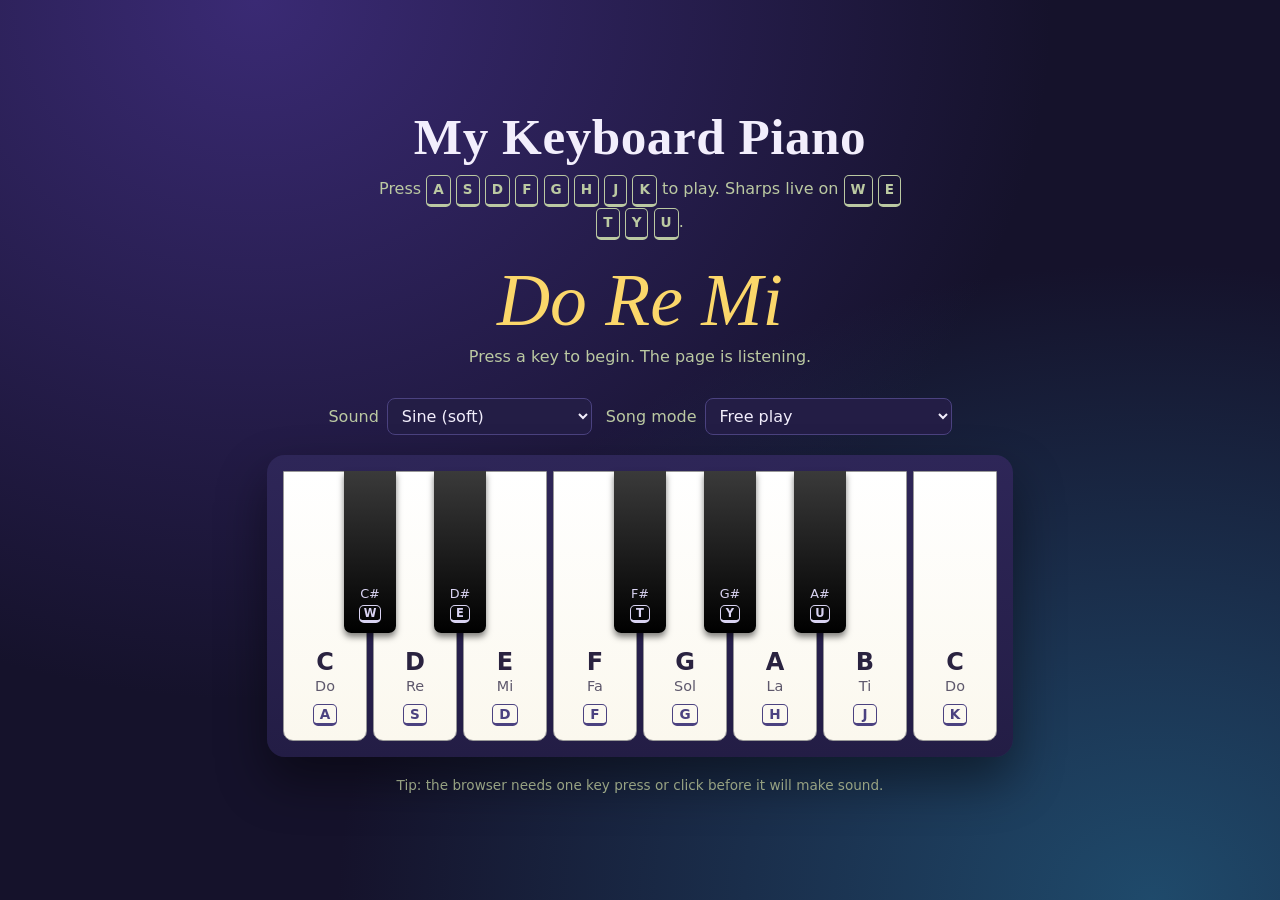
<file: index.html>
<!DOCTYPE html>
<html lang="en">
<head>
  <meta charset="UTF-8">
  <meta name="viewport" content="width=device-width, initial-scale=1">
  <title>My Keyboard Piano_Aladdin</title>

  <!-- Step 1: the stylesheet is linked in the <head> -->
  <link rel="stylesheet" href="style.css">
</head>
<body>

  <main class="stage">

    <header class="intro">
      <h1>My Keyboard Piano</h1>
      <p class="subtitle">
        Press <kbd>A</kbd> <kbd>S</kbd> <kbd>D</kbd> <kbd>F</kbd>
        <kbd>G</kbd> <kbd>H</kbd> <kbd>J</kbd> <kbd>K</kbd> to play.
        Sharps live on <kbd>W</kbd> <kbd>E</kbd> <kbd>T</kbd> <kbd>Y</kbd> <kbd>U</kbd>.
      </p>
    </header>

    <!-- Bonus: "Show last note" display (updated by script.js) -->
    <section class="display" aria-live="polite">
      <div id="last-note" class="last-note">Do&nbsp;Re&nbsp;Mi</div>
      <p id="status" class="status">Press a key to begin. The page is listening.</p>
    </section>

    <!-- Bonus: sound selector + song mode -->
    <section class="controls">
      <label class="control">
        Sound
        <select id="wave-select">
          <option value="sine">Sine (soft)</option>
          <option value="triangle">Triangle (flute)</option>
          <option value="square">Square (retro game)</option>
          <option value="sawtooth">Sawtooth (buzzy)</option>
        </select>
      </label>

      <label class="control">
        Song mode
        <select id="song-select">
          <option value="">Free play</option>
          <option value="twinkle">Twinkle Twinkle Little Star</option>
          <option value="mary">Mary Had a Little Lamb</option>
          <option value="ode">Ode to Joy</option>
        </select>
      </label>
    </section>

    <!-- Bonus: song letters appear here when a song is chosen -->
    <div id="song-sheet" class="song-sheet" hidden></div>

    <!--
      Step 2: one .piano box holds 8 .key boxes.
      Each key remembers its letter in a data-key attribute.
      --hue gives every key its own glow colour when it is active.
    -->
    <div class="piano" id="piano">

      <div class="key" data-key="a" style="--hue: 350">
        <span class="note-name">C</span>
        <span class="solfege">Do</span>
        <kbd>A</kbd>
      </div>
      <div class="key" data-key="s" style="--hue: 22">
        <span class="note-name">D</span>
        <span class="solfege">Re</span>
        <kbd>S</kbd>
      </div>
      <div class="key" data-key="d" style="--hue: 45">
        <span class="note-name">E</span>
        <span class="solfege">Mi</span>
        <kbd>D</kbd>
      </div>
      <div class="key" data-key="f" style="--hue: 130">
        <span class="note-name">F</span>
        <span class="solfege">Fa</span>
        <kbd>F</kbd>
      </div>
      <div class="key" data-key="g" style="--hue: 172">
        <span class="note-name">G</span>
        <span class="solfege">Sol</span>
        <kbd>G</kbd>
      </div>
      <div class="key" data-key="h" style="--hue: 205">
        <span class="note-name">A</span>
        <span class="solfege">La</span>
        <kbd>H</kbd>
      </div>
      <div class="key" data-key="j" style="--hue: 255">
        <span class="note-name">B</span>
        <span class="solfege">Ti</span>
        <kbd>J</kbd>
      </div>
      <div class="key" data-key="k" style="--hue: 300">
        <span class="note-name">C</span>
        <span class="solfege">Do</span>
        <kbd>K</kbd>
      </div>

      <!-- Bonus: black keys. --i says which gap between white keys they sit on. -->
      <div class="black-key" data-key="w" style="--i: 0; --hue: 8">
        <span>C#</span><kbd>W</kbd>
      </div>
      <div class="black-key" data-key="e" style="--i: 1; --hue: 35">
        <span>D#</span><kbd>E</kbd>
      </div>
      <div class="black-key" data-key="t" style="--i: 3; --hue: 150">
        <span>F#</span><kbd>T</kbd>
      </div>
      <div class="black-key" data-key="y" style="--i: 4; --hue: 190">
        <span>G#</span><kbd>Y</kbd>
      </div>
      <div class="black-key" data-key="u" style="--i: 5; --hue: 280">
        <span>A#</span><kbd>U</kbd>
      </div>

    </div>

    <p class="footnote">Tip: the browser needs one key press or click before it will make sound.</p>
  </main>

  <!-- Step 1: the script is linked at the bottom of the <body>,
       so all the keys exist before JavaScript looks for them. -->
  <script src="script.js"></script>
</body>
</html>
</file>
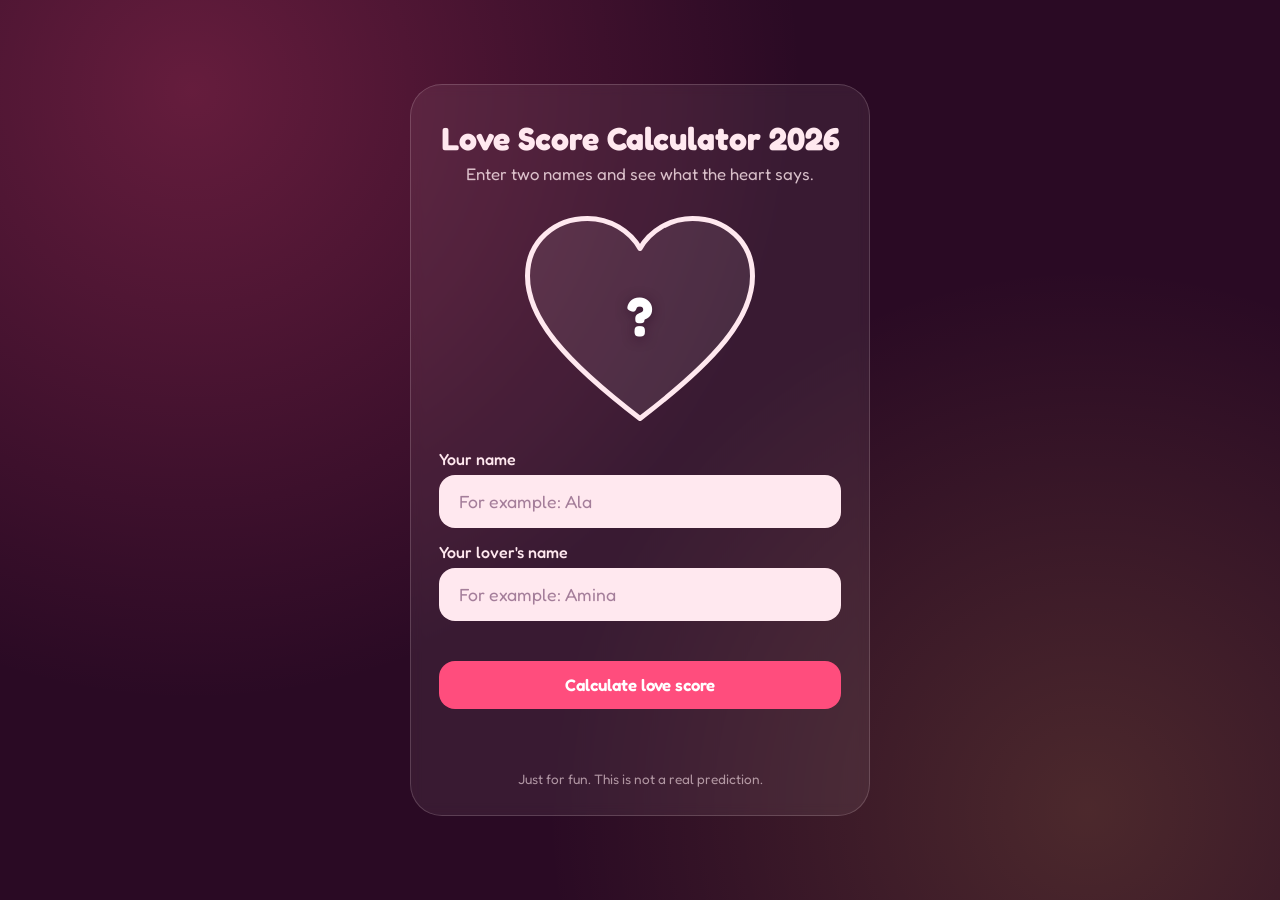
<file: Aladdin's love-calculator (1).html>
<!DOCTYPE html>
<html lang="en">
<head>
  <meta charset="UTF-8">
  <meta name="viewport" content="width=device-width, initial-scale=1">
  <title>Love Score Calculator</title>

  <!-- Optional font. If you are offline, the page falls back to a system font. -->
  <link rel="preconnect" href="https://fonts.googleapis.com">
  <link rel="preconnect" href="https://fonts.gstatic.com" crossorigin>
  <link href="https://fonts.googleapis.com/css2?family=Fredoka:wght@400;500;600;700&display=swap" rel="stylesheet">

  <style>
    :root {
      --wine: #2a0a24;
      --coral: #ff4d7d;
      --blush: #ffe8ef;
      --gold: #ffc857;
    }

    * { box-sizing: border-box; }

    [hidden] { display: none !important; }

    body {
      margin: 0;
      min-height: 100vh;
      display: grid;
      place-items: center;
      padding: 24px;
      font-family: "Fredoka", system-ui, -apple-system, "Segoe UI", sans-serif;
      color: var(--blush);
      background:
        radial-gradient(circle at 15% 10%, rgba(255, 77, 125, 0.28), transparent 45%),
        radial-gradient(circle at 85% 90%, rgba(255, 200, 87, 0.16), transparent 40%),
        var(--wine);
    }

    .card {
      width: 100%;
      max-width: 460px;
      padding: 36px 28px 28px;
      text-align: center;
      border-radius: 32px;
      background: rgba(255, 232, 239, 0.07);
      border: 1px solid rgba(255, 232, 239, 0.18);
      backdrop-filter: blur(6px);
    }

    h1 {
      margin: 0 0 6px;
      font-size: 2rem;
      font-weight: 700;
      line-height: 1.15;
    }

    .subtitle {
      margin: 0 0 22px;
      font-size: 1.05rem;
      color: rgba(255, 232, 239, 0.8);
    }

    /* ---------- The heart ---------- */
    .heart-wrap {
      position: relative;
      width: 250px;
      height: 225px;
      margin: 0 auto 18px;
    }

    .heart-wrap svg { width: 100%; height: 100%; overflow: visible; }

    .heart-wrap.idle svg     { animation: beat 1.6s ease-in-out infinite; }
    .heart-wrap.thinking svg { animation: beat 0.7s ease-in-out infinite; }

    @keyframes beat {
      0%, 100% { transform: scale(1); }
      15%      { transform: scale(1.06); }
      30%      { transform: scale(1); }
      45%      { transform: scale(1.04); }
    }

    .wave { animation: drift 2.2s linear infinite; }

    @keyframes drift {
      from { transform: translateX(0); }
      to   { transform: translateX(-100px); }
    }

    .score {
      position: absolute;
      inset: 0 0 auto 0;
      top: 34%;
      font-size: 3.4rem;
      font-weight: 700;
      color: #fff;
      text-shadow: 0 2px 12px rgba(42, 10, 36, 0.55);
      pointer-events: none;
    }

    /* ---------- Form ---------- */
    .field { margin-bottom: 14px; text-align: left; }

    label {
      display: block;
      margin-bottom: 6px;
      font-weight: 500;
    }

    input[type="text"] {
      width: 100%;
      padding: 14px 18px;
      font: inherit;
      font-size: 1.1rem;
      color: var(--wine);
      background: var(--blush);
      border: 2px solid transparent;
      border-radius: 16px;
    }

    input[type="text"]::placeholder { color: rgba(74, 20, 69, 0.5); }
    input[type="text"][aria-invalid="true"] { border-color: var(--gold); }
    input[type="text"]:disabled { opacity: 0.65; }

    .error {
      min-height: 1.4em;
      margin: 0 0 4px;
      text-align: left;
      font-size: 0.95rem;
      color: var(--gold);
    }

    button {
      width: 100%;
      padding: 14px 18px;
      font: inherit;
      font-size: 1.05rem;
      font-weight: 600;
      color: #fff;
      background: var(--coral);
      border: 0;
      border-radius: 16px;
      cursor: pointer;
      transition: transform 0.15s ease, background 0.15s ease;
    }

    button:hover:not(:disabled) { background: #ff6a93; transform: translateY(-2px); }
    button:active:not(:disabled) { transform: translateY(0); }
    button:disabled { opacity: 0.6; cursor: wait; }

    .secondary {
      background: transparent;
      border: 2px solid rgba(255, 232, 239, 0.4);
    }

    .secondary:hover:not(:disabled) { background: rgba(255, 232, 239, 0.12); }

    input:focus-visible,
    button:focus-visible {
      outline: 3px solid var(--gold);
      outline-offset: 3px;
    }

    /* ---------- Analyzing status ---------- */
    .status {
      min-height: 1.5em;
      margin: 16px 0 0;
      font-weight: 500;
      color: var(--gold);
    }

    /* ---------- Result ---------- */
    .result { margin-top: 18px; }

    .result-title {
      margin: 0 0 2px;
      font-size: 1.3rem;
      font-weight: 700;
      overflow-wrap: anywhere;
    }

    .result-tag {
      margin: 0 0 10px;
      font-weight: 600;
      color: var(--gold);
    }

    .result-reading {
      margin: 0;
      color: rgba(255, 232, 239, 0.88);
      line-height: 1.5;
    }

    .breakdown {
      display: grid;
      gap: 10px;
      margin-top: 20px;
      text-align: left;
    }

    .row {
      display: grid;
      grid-template-columns: 112px 1fr 46px;
      align-items: center;
      gap: 10px;
    }

    .track {
      height: 10px;
      overflow: hidden;
      border-radius: 99px;
      background: rgba(255, 232, 239, 0.15);
    }

    .fill {
      height: 100%;
      width: 0;
      border-radius: 99px;
      background: linear-gradient(90deg, #ff8fab, #ff2e63);
      transition: width 1s ease-out;
    }

    .value { text-align: right; font-weight: 600; }

    .actions {
      display: grid;
      grid-template-columns: 1fr 1fr;
      gap: 10px;
      margin-top: 20px;
    }

    .copy-status {
      min-height: 1.3em;
      margin: 8px 0 0;
      font-size: 0.9rem;
      color: var(--gold);
    }

    /* ---------- History ---------- */
    .history {
      margin-top: 18px;
      padding-top: 14px;
      text-align: left;
      border-top: 1px solid rgba(255, 232, 239, 0.18);
    }

    .history h2 {
      margin: 0 0 8px;
      font-size: 1rem;
      font-weight: 600;
    }

    .history ul { margin: 0; padding: 0; list-style: none; }

    .history li {
      display: flex;
      justify-content: space-between;
      gap: 12px;
      padding: 4px 0;
      color: rgba(255, 232, 239, 0.85);
    }

    .history .name { overflow-wrap: anywhere; }
    .history .pct  { font-weight: 600; }

    .note {
      margin: 22px 0 0;
      font-size: 0.85rem;
      color: rgba(255, 232, 239, 0.6);
    }

    /* ---------- Floating hearts for high scores ---------- */
    .confetti {
      position: fixed;
      bottom: -40px;
      z-index: 10;
      pointer-events: none;
      animation: rise linear forwards;
    }

    @keyframes rise {
      to { transform: translateY(-110vh) rotate(25deg); opacity: 0; }
    }

    @media (max-width: 380px) {
      .row { grid-template-columns: 96px 1fr 44px; }
    }

    @media (prefers-reduced-motion: reduce) {
      .heart-wrap.idle svg, .heart-wrap.thinking svg, .wave { animation: none; }
      .confetti { display: none; }
      button, .fill { transition: none; }
    }
  </style>
</head>

<body>
  <main class="card">
    <h1>Love Score Calculator 2026</h1>
    <p class="subtitle">Enter two names and see what the heart says.</p>

    <div class="heart-wrap idle" id="heartWrap">
      <svg viewBox="0 0 100 90" role="img" aria-label="Heart that fills up with your love score">
        <defs>
          <clipPath id="heartClip">
            <path d="M50 85 C20 62 5 45 5 28 C5 14 16 5 29 5 C38 5 46 10 50 17 C54 10 62 5 71 5 C84 5 95 14 95 28 C95 45 80 62 50 85 Z"/>
          </clipPath>
          <linearGradient id="liquid" x1="0" y1="0" x2="0" y2="1">
            <stop offset="0" stop-color="#ff8fab"/>
            <stop offset="1" stop-color="#ff2e63"/>
          </linearGradient>
        </defs>

        <!-- empty heart -->
        <path d="M50 85 C20 62 5 45 5 28 C5 14 16 5 29 5 C38 5 46 10 50 17 C54 10 62 5 71 5 C84 5 95 14 95 28 C95 45 80 62 50 85 Z"
              fill="rgba(255,255,255,0.08)"/>

        <!-- liquid that rises with the score -->
        <g clip-path="url(#heartClip)">
          <g id="liquidLevel" transform="translate(0 90)">
            <g class="wave">
              <path d="M-100 0 Q-75 -5 -50 0 T0 0 T50 0 T100 0 T150 0 T200 0 V100 H-100 Z" fill="url(#liquid)"/>
            </g>
          </g>
        </g>

        <!-- outline -->
        <path d="M50 85 C20 62 5 45 5 28 C5 14 16 5 29 5 C38 5 46 10 50 17 C54 10 62 5 71 5 C84 5 95 14 95 28 C95 45 80 62 50 85 Z"
              fill="none" stroke="#ffe8ef" stroke-width="2" stroke-linejoin="round"/>
      </svg>
      <div class="score" id="score" aria-hidden="true">?</div>
    </div>

    <form id="loveForm" novalidate>
      <div class="field">
        <label for="yourName">Your name</label>
        <input type="text" id="yourName" maxlength="30" placeholder="For example: Ala" autocomplete="off">
      </div>

      <div class="field">
        <label for="loverName">Your lover's name</label>
        <input type="text" id="loverName" maxlength="30" placeholder="For example: Amina" autocomplete="off">
      </div>

      <p class="error" id="error" role="alert"></p>
      <button type="submit" id="calcBtn">Calculate love score</button>
    </form>

    <p class="status" id="status" aria-live="polite"></p>

    <section class="result" id="result" aria-live="polite" hidden>
      <p class="result-title" id="resultTitle"></p>
      <p class="result-tag" id="resultTag"></p>
      <p class="result-reading" id="resultReading"></p>

      <div class="breakdown" id="breakdown"></div>

      <div class="actions">
        <button type="button" class="secondary" id="shareBtn">Copy result</button>
        <button type="button" class="secondary" id="anotherBtn">Try another name</button>
      </div>
      <p class="copy-status" id="copyStatus" aria-live="polite"></p>
    </section>

    <section class="history" id="history" hidden>
      <h2>Your tries</h2>
      <ul id="historyList"></ul>
    </section>

    <p class="note">Just for fun. This is not a real prediction.</p>
  </main>

  <script>
    const form        = document.getElementById("loveForm");
    const yourInput   = document.getElementById("yourName");
    const loverInput  = document.getElementById("loverName");
    const errorBox    = document.getElementById("error");
    const calcBtn     = document.getElementById("calcBtn");
    const heartWrap   = document.getElementById("heartWrap");
    const scoreText   = document.getElementById("score");
    const liquid      = document.getElementById("liquidLevel");
    const statusBox   = document.getElementById("status");
    const resultBox   = document.getElementById("result");
    const resultTitle = document.getElementById("resultTitle");
    const resultTag   = document.getElementById("resultTag");
    const resultRead  = document.getElementById("resultReading");
    const breakdownEl = document.getElementById("breakdown");
    const shareBtn    = document.getElementById("shareBtn");
    const anotherBtn  = document.getElementById("anotherBtn");
    const copyStatus  = document.getElementById("copyStatus");
    const historyBox  = document.getElementById("history");
    const historyList = document.getElementById("historyList");

    const reduceMotion = window.matchMedia("(prefers-reduced-motion: reduce)").matches;
    const sleep = (ms) => new Promise((resolve) => setTimeout(resolve, reduceMotion ? 0 : ms));

    const CATEGORIES = [
      { key: "trust",    label: "Trust",         tip: "Your strongest link is trust, so be open with each other this week." },
      { key: "romance",  label: "Romance",       tip: "Your strongest link is romance, so plan something special together." },
      { key: "fun",      label: "Fun together",  tip: "Your strongest link is fun, so keep making time to laugh together." },
      { key: "longterm", label: "Long-term",     tip: "Your strongest link is the long term, so talk about what you both want ahead." }
    ];

    const ANALYZING = [
      "Comparing the names...",
      "Reading the stars...",
      "Measuring the chemistry..."
    ];

    let lastResult = null;
    let history = [];

    /* ---------- Score logic ---------- */

    // Turns text into a number. The same text always gives the same number.
    function fnv(text) {
      let h = 0x811c9dc5;
      for (let i = 0; i < text.length; i++) {
        h ^= text.charCodeAt(i);
        h = Math.imul(h, 0x01000193) >>> 0;
      }
      return h >>> 0;
    }

    // "  Amina  " and "amina" count as the same name.
    function normalize(text) {
      return text
        .normalize("NFD")
        .replace(/[\u0300-\u036f]/g, "")
        .toLowerCase()
        .replace(/\s+/g, " ")
        .trim();
    }

    function tidy(text) {
      return text.trim().replace(/\s+/g, " ");
    }

    function calculate(nameA, nameB) {
      // Sorting means "Daniel + Amina" and "Amina + Daniel" give the same score.
      const pair = [normalize(nameA), normalize(nameB)].sort().join("|");

      const score = 30 + (fnv(pair) % 71);                 // 30 to 100

      const parts = CATEGORIES.map((cat) => {
        const offset = (fnv(pair + "#" + cat.key) % 21) - 10;   // -10 to +10
        const value = Math.max(15, Math.min(100, score + offset));
        return { key: cat.key, label: cat.label, tip: cat.tip, value: value };
      });

      let best = parts[0];
      parts.forEach((p) => { if (p.value > best.value) best = p; });

      return { score: score, parts: parts, best: best };
    }

    function tagFor(score) {
      if (score >= 90) return "Soulmate level";
      if (score >= 75) return "Very strong match";
      if (score >= 50) return "Good spark";
      return "A slow burn";
    }

    function readingFor(nameA, nameB, result) {
      let intro;
      if (result.score >= 90)      intro = nameA + " and " + nameB + " make a rare pair.";
      else if (result.score >= 75) intro = nameA + " and " + nameB + " bring out the best in each other.";
      else if (result.score >= 50) intro = nameA + " and " + nameB + " have a real spark.";
      else                         intro = nameA + " and " + nameB + " are a slow burn, and those can last.";
      return intro + " " + result.best.tip;
    }

    /* ---------- Heart animation ---------- */

    // The heart's inside runs from y = 85 (bottom tip) to y = 5 (top).
    function setLevel(percent) {
      const y = 85 - (percent / 100) * 80;
      liquid.setAttribute("transform", "translate(0 " + y + ")");
    }

    function animateTo(score) {
      return new Promise((resolve) => {
        if (reduceMotion) {
          setLevel(score);
          scoreText.textContent = score + "%";
          resolve();
          return;
        }

        const duration = 2200;
        const start = performance.now();

        function frame(now) {
          const t = Math.min((now - start) / duration, 1);
          const eased = 1 - Math.pow(1 - t, 3);          // slows down near the end
          setLevel(eased * score);
          scoreText.textContent = Math.round(eased * score) + "%";

          if (t < 1) requestAnimationFrame(frame);
          else resolve();
        }
        requestAnimationFrame(frame);
      });
    }

    function launchHearts() {
      if (reduceMotion) return;
      const symbols = ["♥", "❤", "💖"];
      for (let i = 0; i < 26; i++) {
        const heart = document.createElement("span");
        heart.className = "confetti";
        heart.textContent = symbols[i % symbols.length];
        heart.style.left = Math.random() * 100 + "vw";
        heart.style.fontSize = 18 + Math.random() * 26 + "px";
        heart.style.color = i % 3 === 0 ? "#ffc857" : "#ff4d7d";
        heart.style.animationDuration = 2.4 + Math.random() * 2 + "s";
        heart.style.animationDelay = Math.random() * 0.8 + "s";
        document.body.appendChild(heart);
        setTimeout(() => heart.remove(), 5500);
      }
    }

    /* ---------- Showing results ---------- */

    function renderBreakdown(parts) {
      breakdownEl.textContent = "";
      const fills = [];

      parts.forEach((p) => {
        const row = document.createElement("div");
        row.className = "row";

        const label = document.createElement("span");
        label.textContent = p.label;

        const track = document.createElement("div");
        track.className = "track";
        const fill = document.createElement("div");
        fill.className = "fill";
        track.appendChild(fill);

        const value = document.createElement("span");
        value.className = "value";
        value.textContent = p.value + "%";

        row.append(label, track, value);
        breakdownEl.appendChild(row);
        fills.push({ el: fill, value: p.value });
      });

      void breakdownEl.offsetWidth;                       // lets the bars start from 0
      fills.forEach((f) => { f.el.style.width = f.value + "%"; });
    }

    function renderHistory() {
      historyList.textContent = "";
      history.forEach((item) => {
        const li = document.createElement("li");
        const name = document.createElement("span");
        name.className = "name";
        name.textContent = item.label;
        const pct = document.createElement("span");
        pct.className = "pct";
        pct.textContent = item.score + "%";
        li.append(name, pct);
        historyList.appendChild(li);
      });
      historyBox.hidden = history.length < 2;
    }

    function showResult(nameA, nameB, result) {
      resultTitle.textContent = nameA + " + " + nameB + " = " + result.score + "%";
      resultTag.textContent = tagFor(result.score);
      resultRead.textContent = readingFor(nameA, nameB, result);
      renderBreakdown(result.parts);
      copyStatus.textContent = "";
      resultBox.hidden = false;

      lastResult = { text: nameA + " + " + nameB + " = " + result.score + "% love score. What is yours?" };

      history.unshift({ label: nameA + " + " + nameB, score: result.score });
      history = history.slice(0, 5);
      renderHistory();
    }

    function setBusy(isBusy) {
      calcBtn.disabled = isBusy;
      yourInput.disabled = isBusy;
      loverInput.disabled = isBusy;
    }

    /* ---------- Events ---------- */

    form.addEventListener("submit", async function (event) {
      event.preventDefault();

      const nameA = tidy(yourInput.value);
      const nameB = tidy(loverInput.value);

      yourInput.removeAttribute("aria-invalid");
      loverInput.removeAttribute("aria-invalid");

      if (nameA === "") {
        errorBox.textContent = "Please enter your name first.";
        yourInput.setAttribute("aria-invalid", "true");
        yourInput.focus();
        return;
      }
      if (nameB === "") {
        errorBox.textContent = "Please enter your lover's name.";
        loverInput.setAttribute("aria-invalid", "true");
        loverInput.focus();
        return;
      }

      errorBox.textContent = "";
      setBusy(true);
      resultBox.hidden = true;
      heartWrap.classList.remove("idle");
      heartWrap.classList.add("thinking");
      setLevel(0);
      scoreText.textContent = "...";

      const result = calculate(nameA, nameB);

      for (const message of ANALYZING) {
        statusBox.textContent = message;
        await sleep(900);
      }
      statusBox.textContent = "";

      heartWrap.classList.remove("thinking");
      await animateTo(result.score);

      showResult(nameA, nameB, result);
      if (result.score >= 75) launchHearts();
      setBusy(false);
    });

    [yourInput, loverInput].forEach((input) => {
      input.addEventListener("input", function () {
        if (input.value.trim() !== "") {
          input.removeAttribute("aria-invalid");
          errorBox.textContent = "";
        }
      });
    });

    anotherBtn.addEventListener("click", function () {
      loverInput.value = "";
      resultBox.hidden = true;
      statusBox.textContent = "";
      setLevel(0);
      scoreText.textContent = "?";
      heartWrap.classList.add("idle");
      loverInput.focus();
    });

    shareBtn.addEventListener("click", async function () {
      if (!lastResult) return;

      let copied = false;
      try {
        await navigator.clipboard.writeText(lastResult.text);
        copied = true;
      } catch (err) {
        // Fallback for browsers that block the clipboard on local files.
        const temp = document.createElement("textarea");
        temp.value = lastResult.text;
        document.body.appendChild(temp);
        temp.select();
        try { copied = document.execCommand("copy"); } catch (e) { copied = false; }
        temp.remove();
      }

      copyStatus.textContent = copied ? "Copied. Paste it to a friend!" : "Could not copy. Please select the result and copy it.";
      setTimeout(() => { copyStatus.textContent = ""; }, 3000);
    });
  </script>
</body>
</html>
</file>
<file: style.css>
/* ==========================================================
   Keyboard Piano: style.css
   Sections: 1 Variables  2 Page  3 Header & display
             4 Controls   5 Piano  6 Active state  7 Extras
   ========================================================== */

/* ---------- 1. Variables (change the look here) ---------- */
:root {
  --key-width: clamp(36px, 9.6vw, 84px);   /* shrinks on small screens */
  --key-height: clamp(170px, 40vw, 270px);
  --gap: 6px;
  --pad: 16px;                              /* space inside the piano body */
  --black-width: calc(var(--key-width) * 0.62);

  --ink: #15122b;       /* page background */
  --ink-soft: #231d45;  /* piano body */
  --ivory: #fbf8ee;     /* key colour */
  --text: #f2eefc;
  --muted: #bbc9a2;
}

/* ---------- 2. Page ---------- */
* {
  box-sizing: border-box;
  margin: 0;
  padding: 0;
}

body {
  min-height: 100vh;
  display: grid;
  place-items: center;
  padding: 28px 12px;
  font-family: "Trebuchet MS", "Segoe UI", system-ui, sans-serif;
  color: var(--text);
  background:
    radial-gradient(ellipse at 20% 0%, #3a2a74 0%, transparent 55%),
    radial-gradient(ellipse at 90% 100%, #1f4a6b 0%, transparent 50%),
    var(--ink);
}

.stage {
  width: 100%;
  display: flex;
  flex-direction: column;
  align-items: center;
  gap: 20px;
}

/* ---------- 3. Header & display ---------- */
.intro {
  text-align: center;
}

h1 {
  font-family: Georgia, "Times New Roman", serif;
  font-size: clamp(2rem, 6vw, 3.2rem);
  font-weight: 700;
  letter-spacing: 0.01em;
}

.subtitle {
  margin-top: 8px;
  color: var(--muted);
  line-height: 1.9;
  max-width: 34rem;
}

kbd {
  display: inline-block;
  min-width: 1.7em;
  padding: 1px 6px;
  font: inherit;
  font-size: 0.85em;
  font-weight: 700;
  text-align: center;
  border-radius: 5px;
  border: 1px solid currentColor;
  border-bottom-width: 3px;
}

.display {
  text-align: center;
  min-height: 118px;
}

.last-note {
  font-family: Georgia, "Times New Roman", serif;
  font-size: clamp(2.6rem, 9vw, 4.6rem);
  font-style: italic;
  line-height: 1.1;
  color: hsl(var(--now-hue, 45) 95% 70%);
  transition: color 0.15s;
}

.status {
  margin-top: 6px;
  color: var(--muted);
  min-height: 1.4em;
}

/* ---------- 4. Controls ---------- */
.controls {
  display: flex;
  flex-wrap: wrap;
  justify-content: center;
  gap: 14px;
}

.control {
  display: flex;
  align-items: center;
  gap: 8px;
  color: var(--muted);
}

select {
  padding: 7px 10px;
  font: inherit;
  color: var(--text);
  background: var(--ink-soft);
  border: 1px solid #4b4280;
  border-radius: 8px;
  cursor: pointer;
}

select:focus-visible,
.key:focus-visible {
  outline: 3px solid gold;
  outline-offset: 2px;
}

/* ---------- 5. The piano ---------- */
.piano {
  position: relative;              /* black keys are placed inside this box */
  display: flex;                   /* white keys sit side by side */
  justify-content: center;
  gap: var(--gap);
  width: max-content;
  max-width: 100%;
  padding: var(--pad);
  background: linear-gradient(#2e2658, var(--ink-soft));
  border-radius: 18px;
  box-shadow: 0 24px 50px rgba(0, 0, 0, 0.45);
}

.key {
  width: var(--key-width);
  height: var(--key-height);
  display: flex;
  flex-direction: column;
  justify-content: flex-end;
  align-items: center;
  gap: 2px;
  padding-bottom: 14px;
  text-align: center;
  color: #2a2340;
  background: linear-gradient(#ffffff, var(--ivory));
  border: 1px solid #999;
  border-radius: 0 0 10px 10px;
  cursor: pointer;
  user-select: none;
  touch-action: manipulation;
  transition: transform 0.08s, background 0.08s, box-shadow 0.12s;
}

.note-name {
  font-size: clamp(1rem, 3vw, 1.5rem);
  font-weight: 700;
}

.solfege {
  font-size: clamp(0.65rem, 2vw, 0.9rem);
  opacity: 0.75;
}

.key kbd {
  margin-top: 8px;
  color: #4b4280;
}

/* Black keys float above the gaps between two white keys. */
.black-key {
  position: absolute;
  z-index: 2;
  top: var(--pad);
  /* start of piano + i white keys + one key + half a gap - half my width */
  left: calc(
    var(--pad)
    + var(--i) * (var(--key-width) + var(--gap))
    + var(--key-width) + var(--gap) / 2
    - var(--black-width) / 2
  );
  width: var(--black-width);
  height: calc(var(--key-height) * 0.6);
  display: flex;
  flex-direction: column;
  justify-content: flex-end;
  align-items: center;
  gap: 4px;
  padding-bottom: 10px;
  color: #d9d3f2;
  font-size: clamp(0.55rem, 1.7vw, 0.8rem);
  background: linear-gradient(#3a3a3a, #000);
  border-radius: 0 0 7px 7px;
  box-shadow: 0 4px 6px rgba(0, 0, 0, 0.5);
  cursor: pointer;
  user-select: none;
  touch-action: manipulation;
  transition: transform 0.08s, background 0.08s, box-shadow 0.12s;
}

.black-key kbd {
  font-size: 0.9em;
  padding: 0 4px;
}

/* ---------- 6. The active state (the light-up) ---------- */
.key.active {
  background: linear-gradient(hsl(var(--hue) 95% 78%), hsl(var(--hue) 90% 58%));
  transform: translateY(4px);                       /* pressed down */
  box-shadow:
    0 0 26px hsl(var(--hue) 100% 60% / 0.85),
    inset 0 -5px 0 rgba(0, 0, 0, 0.15);
}

.black-key.active {
  background: linear-gradient(hsl(var(--hue) 90% 62%), hsl(var(--hue) 85% 40%));
  transform: translateY(3px);
  box-shadow: 0 0 22px hsl(var(--hue) 100% 60% / 0.85);
  color: #fff;
}

/* ---------- 7. Extras ---------- */

/* Song mode: the next key to press pulses */
.key.hint,
.black-key.hint {
  outline: 3px dashed gold;
  outline-offset: -4px;
  animation: pulse 0.9s ease-in-out infinite alternate;
}

@keyframes pulse {
  from { filter: brightness(1); }
  to   { filter: brightness(1.18); }
}

.song-sheet {
  display: flex;
  flex-wrap: wrap;
  justify-content: center;
  gap: 6px;
  max-width: 34rem;
  padding: 10px 14px;
  background: rgba(255, 255, 255, 0.06);
  border-radius: 12px;
}

.song-sheet[hidden] {
  display: none;
}

.chip {
  min-width: 2em;
  padding: 3px 8px;
  text-align: center;
  font-weight: 700;
  border-radius: 6px;
  background: #3a3270;
  transition: opacity 0.2s, background 0.2s;
}

.chip.done {
  opacity: 0.35;
}

.chip.current {
  color: #2a2340;
  background: gold;
}

.song-message {
  width: 100%;
  text-align: center;
  color: gold;
  font-weight: 700;
}

/* Floating music notes that rise from a pressed key */
.float-note {
  position: fixed;
  z-index: 10;
  pointer-events: none;
  font-size: 1.6rem;
  transform: translate(-50%, 0);
  animation: rise 1s ease-out forwards;
}

@keyframes rise {
  to {
    transform: translate(-50%, -90px);
    opacity: 0;
  }
}

.footnote {
  color: var(--muted);
  font-size: 0.85rem;
  text-align: center;
}

@media (prefers-reduced-motion: reduce) {
  .key, .black-key { transition: none; }
  .key.hint, .black-key.hint { animation: none; }
  .float-note { display: none; }
}
</file>
